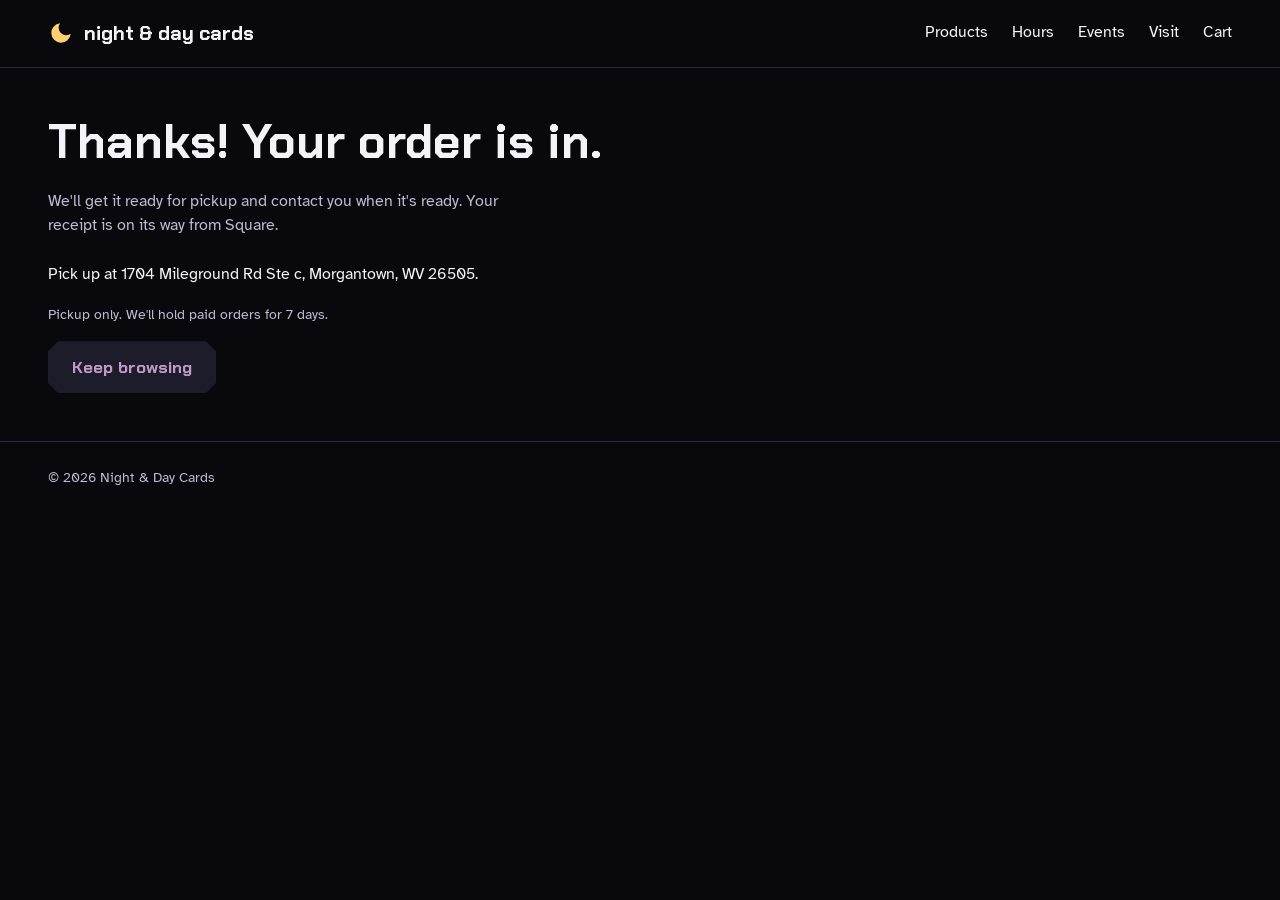
<file: order-complete.html>
<!doctype html>
<html lang="en">
<head>
  <meta charset="utf-8">
  <meta name="viewport" content="width=device-width, initial-scale=1">
  <meta name="color-scheme" content="dark">
  <meta name="theme-color" content="#08080d">
  <meta name="robots" content="noindex">
  <title>Order Received | Night &amp; Day Cards</title>
  <link rel="icon" href="favicon.svg" type="image/svg+xml">
  <link rel="preconnect" href="https://fonts.googleapis.com">
  <link rel="preconnect" href="https://fonts.gstatic.com" crossorigin>
  <link href="https://fonts.googleapis.com/css2?family=Atkinson+Hyperlegible:wght@400;700&family=Chakra+Petch:wght@600;700&display=swap" rel="stylesheet">
  <link rel="stylesheet" href="css/style.css">
  <script>
    // Show clean addresses (/products instead of /products.html, / instead of /index.html)
    if (/\.html$/.test(location.pathname) && history.replaceState) {
      history.replaceState(null, "", location.pathname.replace(/(index)?\.html$/, "") + location.search + location.hash);
    }
  </script>
</head>
<body>
  <a class="skip" href="#main">Skip to content</a>

  <header class="site-header">
    <a class="brand" href="/">
      <svg viewBox="0 0 24 24" width="26" height="26" aria-hidden="true"><path d="M21 12.79A9 9 0 1 1 11.21 3 7 7 0 0 0 21 12.79z" fill="currentColor"/></svg>
      <span>night &amp; day cards</span>
    </a>
    <nav aria-label="Main">
      <a href="/products">Products</a>
      <a href="/#hours">Hours</a>
      <a href="/#events">Events</a>
      <a href="/#visit">Visit</a>
      <a href="/cart" id="cart-link" class="cart-link" hidden>Cart <span id="cart-count" class="cart-count" hidden>0</span></a>
    </nav>
  </header>

  <main id="main" class="cart-page order-complete">
    <h1>Thanks! Your order is in.</h1>
    <p class="lede">We'll get it ready for pickup and contact you when it's ready. Your receipt is on its way from Square.</p>
    <p id="order-ref" class="order-ref" hidden></p>
    <p id="pickup-where"></p>
    <p id="pickup-note" class="pickup-note"></p>
    <p><a class="btn btn-dark" href="/products">Keep browsing</a></p>
  </main>

  <footer class="site-footer">
    <p>&copy; <span id="year"></span> Night &amp; Day Cards</p>
  </footer>

  <script src="js/shop.js"></script>
  <script src="js/cart.js"></script>
  <script>
    (function () {
      var s = window.SHOP || {};
      document.getElementById("year").textContent = new Date().getFullYear();
      document.getElementById("pickup-where").textContent = "Pick up at " + (s.address || []).join(", ") + ".";
      document.getElementById("pickup-note").textContent = s.pickupNote || "";
      // Square adds the order/transaction IDs when it sends the customer back here.
      // Only clear the cart when one is present, i.e. after a real checkout.
      var q = new URLSearchParams(location.search);
      var id = q.get("orderId") || q.get("transactionId") || q.get("checkoutId");
      if (id && /^[A-Za-z0-9_-]+$/.test(id)) {
        if (q.get("orderId")) {
          var ref = document.getElementById("order-ref");
          ref.textContent = "Order reference: " + q.get("orderId").slice(-8).toUpperCase();
          ref.hidden = false;
        }
        if (window.Cart) Cart.clear();
      }
    })();
  </script>
</body>
</html>
</file>
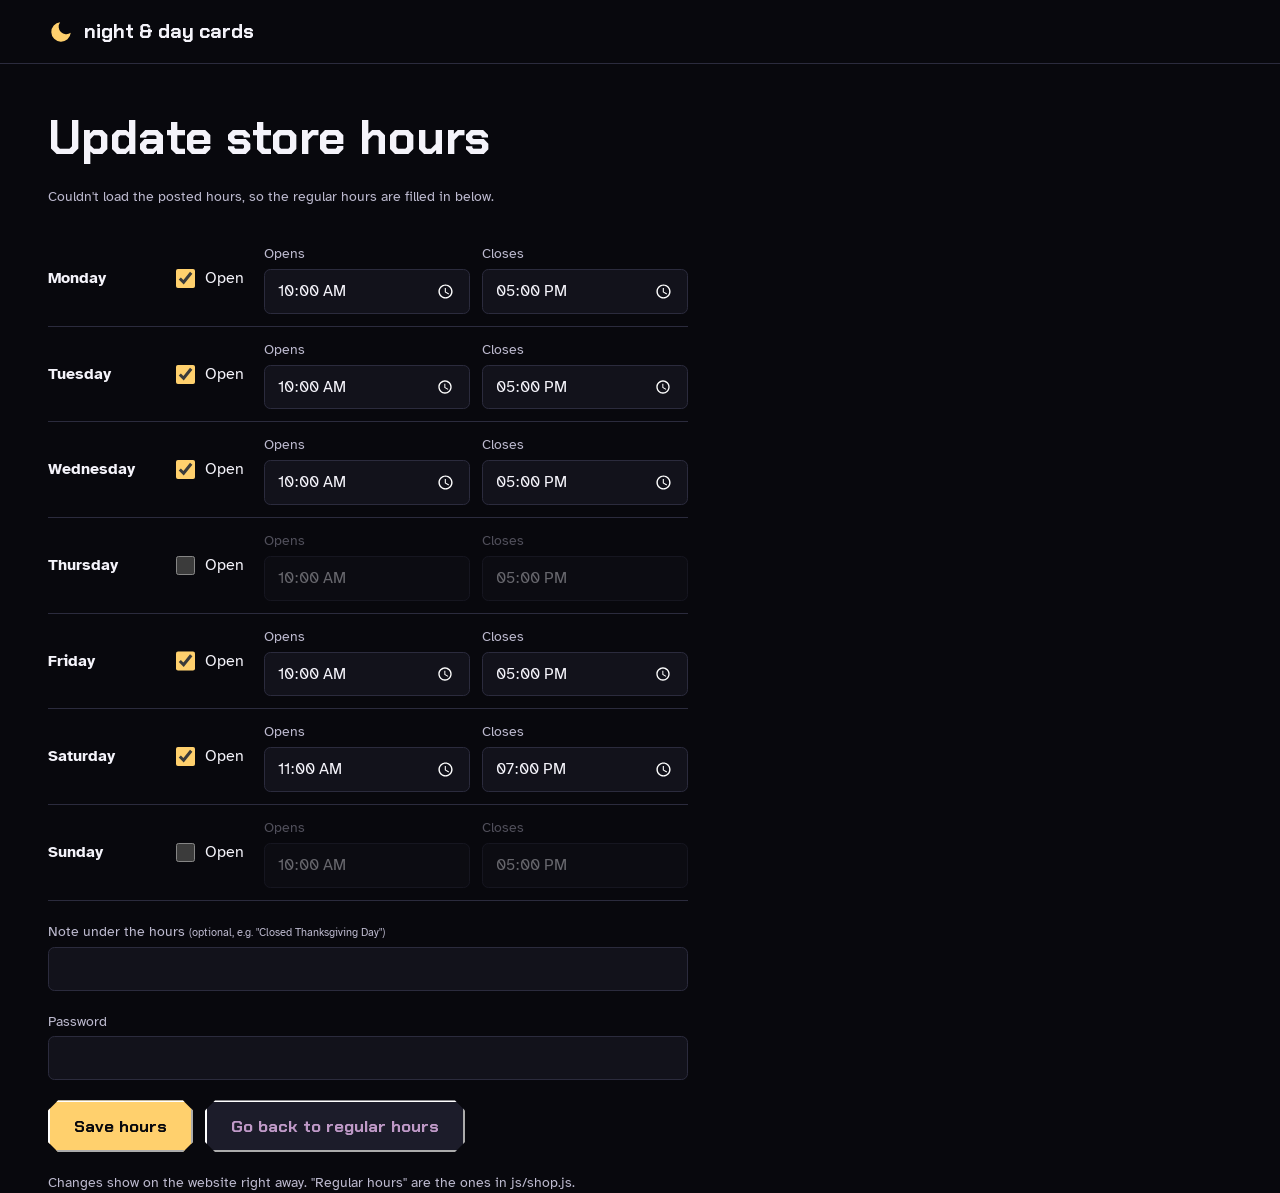
<file: update-hours.html>
<!doctype html>
<html lang="en">
<head>
  <meta charset="utf-8">
  <meta name="viewport" content="width=device-width, initial-scale=1">
  <meta name="color-scheme" content="dark">
  <meta name="theme-color" content="#08080d">
  <meta name="robots" content="noindex, nofollow">
  <title>Update Hours | Night &amp; Day Cards</title>
  <link rel="icon" href="favicon.svg" type="image/svg+xml">
  <link rel="preconnect" href="https://fonts.googleapis.com">
  <link rel="preconnect" href="https://fonts.gstatic.com" crossorigin>
  <link href="https://fonts.googleapis.com/css2?family=Atkinson+Hyperlegible:wght@400;700&family=Chakra+Petch:wght@600;700&display=swap" rel="stylesheet">
  <link rel="stylesheet" href="css/style.css">
  <script>
    // Show clean addresses (/update-hours instead of /update-hours.html)
    if (/\.html$/.test(location.pathname) && history.replaceState) {
      history.replaceState(null, "", location.pathname.replace(/(index)?\.html$/, "") + location.search + location.hash);
    }
  </script>
</head>
<body>
  <header class="site-header">
    <a class="brand" href="/">
      <svg viewBox="0 0 24 24" width="26" height="26" aria-hidden="true"><path d="M21 12.79A9 9 0 1 1 11.21 3 7 7 0 0 0 21 12.79z" fill="currentColor"/></svg>
      <span>night &amp; day cards</span>
    </a>
  </header>

  <main id="main" class="cart-page admin-hours">
    <h1>Update store hours</h1>
    <p id="hours-status" class="updated">Loading the current hours…</p>

    <form id="hours-form" novalidate>
      <fieldset class="hours-edit">
        <legend class="visually-hidden">Hours for each day</legend>
        <div id="day-rows"></div>
      </fieldset>

      <label class="field">
        <span>Note under the hours <small>(optional, e.g. "Closed Thanksgiving Day")</small></span>
        <input id="hours-note-input" maxlength="200">
      </label>

      <label class="field">
        <span>Password</span>
        <input id="admin-password" type="password" autocomplete="current-password" required>
      </label>

      <p id="hours-msg" class="form-error" role="alert" hidden></p>

      <div class="admin-actions">
        <button id="save-btn" class="btn btn-gold" type="submit">Save hours</button>
        <button id="reset-btn" class="btn btn-dark" type="button">Go back to regular hours</button>
      </div>
      <p class="secure-note">Changes show on the website right away. "Regular hours" are the ones in js/shop.js.</p>
    </form>
  </main>

  <script src="js/shop.js"></script>
  <script src="js/update-hours.js"></script>
</body>
</html>
</file>
<file: css/style.css>
/* Palette sampled from the logo */
:root {
  --void: #08080d;
  --panel: #12121b;
  --panel-hi: #1c1c2a;
  --line: #2b2b3d;
  --text: #f4f3fa;
  --muted: #bdbacf;
  --gold: #ffd06d;   /* moon and "cards" */
  --lav: #bf99c7;    /* sun */

  --font-display: "Chakra Petch", "Trebuchet MS", system-ui, sans-serif;
  --font-body: "Atkinson Hyperlegible", system-ui, -apple-system, "Segoe UI", sans-serif;
  --pad: clamp(1rem, 4vw, 3rem);

  /* Chamfered corners, like the cut corners in the logo lettering */
  --cut: 18px;
  --cut-in: 16.8px;
  --chamfer-out: polygon(var(--cut) 0, calc(100% - var(--cut)) 0, 100% var(--cut), 100% calc(100% - var(--cut)), calc(100% - var(--cut)) 100%, var(--cut) 100%, 0 calc(100% - var(--cut)), 0 var(--cut));
  --chamfer-in: polygon(var(--cut-in) 0, calc(100% - var(--cut-in)) 0, 100% var(--cut-in), 100% calc(100% - var(--cut-in)), calc(100% - var(--cut-in)) 100%, var(--cut-in) 100%, 0 calc(100% - var(--cut-in)), 0 var(--cut-in));
  --chamfer-btn: polygon(10px 0, calc(100% - 10px) 0, 100% 10px, 100% calc(100% - 10px), calc(100% - 10px) 100%, 10px 100%, 0 calc(100% - 10px), 0 10px);
}

*, *::before, *::after { box-sizing: border-box; }
[hidden] { display: none !important; }
::selection { background: var(--gold); color: var(--void); }

body {
  margin: 0;
  font-family: var(--font-body);
  line-height: 1.55;
  color: var(--text);
  background: var(--void);
  color-scheme: dark;
}
a { color: var(--gold); text-underline-offset: .2em; }
a:hover { color: var(--text); }
:focus-visible { outline: 3px solid var(--gold); outline-offset: 3px; }

.skip { position: absolute; left: -999px; }
.skip:focus { left: 8px; top: 8px; z-index: 10; padding: .5rem .75rem; background: var(--gold); color: var(--void); }

.site-header {
  display: flex; flex-wrap: wrap; align-items: center; justify-content: space-between;
  gap: .75rem 2rem; padding: 1rem var(--pad); border-bottom: 1px solid var(--line);
}
.brand {
  display: inline-flex; align-items: center; gap: .6rem; color: var(--gold); text-decoration: none;
  font-family: var(--font-display); font-weight: 700; font-size: 1.25rem;
}
.brand span { color: var(--text); }
.site-header nav { display: flex; gap: 1.5rem; }
.site-header nav a { color: var(--text); text-decoration: none; padding: .25rem 0; border-bottom: 2px solid transparent; }
.site-header nav a:hover { border-color: var(--lav); color: var(--lav); }

.hero {
  display: grid; grid-template-columns: minmax(0, 20rem) minmax(0, 1fr); align-items: center; gap: clamp(1.5rem, 5vw, 4rem);
  padding: clamp(1.5rem, 4vw, 3rem) var(--pad);
  background:
    radial-gradient(36rem 22rem at 18% 30%, rgba(255, 208, 109, .10), transparent 70%),
    radial-gradient(34rem 22rem at 88% 20%, rgba(191, 153, 199, .13), transparent 70%);
}
.hero-logo { margin: 0; }
.hero-logo img { display: block; width: 100%; max-width: 20rem; height: auto; margin-inline: auto; }
.tagline { margin: 0 0 1.5rem; max-width: 20ch; font-family: var(--font-display); font-weight: 700; font-size: clamp(1.75rem, 4vw, 2.75rem); line-height: 1.1; }
.actions { display: flex; flex-wrap: wrap; gap: .75rem; }

.btn {
  display: inline-block; padding: .8rem 1.5rem; clip-path: var(--chamfer-btn);
  font-family: var(--font-display); font-weight: 700; font-size: 1.05rem; text-decoration: none;
}
.btn-gold { background: var(--gold); color: var(--void); }
.btn-gold:hover { background: #ffe19b; color: var(--void); }
.btn-dark { background: var(--panel-hi); color: var(--lav); }
.btn-dark:hover { background: #2a2a3d; color: var(--text); }
@media (prefers-reduced-motion: no-preference) {
  .btn { transition: background-color .15s; }
}

.games { padding: 0 var(--pad) 2.5rem; }
.games h2 { margin: 0 0 .75rem; font-family: var(--font-display); font-size: 1.25rem; color: var(--muted); }
#games-list { display: flex; flex-wrap: wrap; gap: .6rem; margin: 0; padding: 0; list-style: none; }
#games-list a {
  display: block; padding: .35rem .9rem; border: 1px solid var(--line); border-radius: .4rem; background: var(--panel);
  color: var(--text); font-family: var(--font-display); font-weight: 600; text-decoration: none;
}
#games-list a:hover { border-color: var(--gold); color: var(--gold); }

.card { --c: var(--lav); display: flex; padding: 2px; background: var(--c); clip-path: var(--chamfer-out); }
.card-in { flex: 1; padding: clamp(1.5rem, 3vw, 2.25rem); background: var(--panel); clip-path: var(--chamfer-in); }
.card-day { --c: var(--lav); }
.card-night { --c: var(--gold); }
.card-visit { --c: #3a3a52; margin: 1.5rem var(--pad) 0; }

.cards {
  display: grid; grid-template-columns: repeat(auto-fit, minmax(min(100%, 22rem), 1fr));
  gap: 1.5rem; padding: 0 var(--pad);
}
.card-head { display: flex; align-items: center; gap: .75rem; margin-bottom: .5rem; }
.card-day .card-head { color: var(--lav); }
.card-night .card-head { color: var(--gold); }
.card h2 { margin: 0; font-family: var(--font-display); font-size: clamp(1.6rem, 3.5vw, 2.25rem); line-height: 1.1; color: var(--text); }
.lede { max-width: 34ch; margin: 0 0 1.5rem; color: var(--muted); }

.hours { display: grid; grid-template-columns: max-content 1fr; gap: .5rem 1.5rem; margin: 0; }
.hours .row { display: contents; }
.hours dt { font-weight: 700; }
.hours dd { margin: 0; }
.hours .today dt, .hours .today dd { color: var(--lav); }
.badge {
  margin-left: .5rem; padding: .05rem .45rem; border-radius: .25rem;
  background: var(--lav); color: var(--void); font-size: .75rem; font-weight: 700;
}

.events { display: grid; gap: 1.1rem; margin: 0; padding: 0; list-style: none; }
.events li { padding-left: 1rem; border-left: 3px solid var(--gold); }
.events strong { display: block; font-family: var(--font-display); font-size: 1.1rem; }
.events .when, .events .note { display: block; }
.events .note { color: var(--muted); }
.events + .fb-events { margin-top: 1.5rem; }
.fb-events { max-width: 500px; overflow: hidden; border-radius: .4rem; }
.fb-events iframe { display: block; max-width: 100%; border: 0; }

.social-link { display: inline-flex; align-items: center; gap: .5rem; }
.social-link svg { flex: none; }
.contact .social-link { display: flex; }
.card-night .social-link { margin-top: 1rem; }

.card-insta { --c: #3a3a52; margin: 1.5rem var(--pad) 0; }
.insta-head { display: flex; flex-wrap: wrap; align-items: baseline; justify-content: space-between; gap: .5rem 1.5rem; margin-bottom: 1.25rem; }
.insta-head h2 { font-size: 1.6rem; }
.insta-grid { display: grid; grid-template-columns: repeat(3, 1fr); gap: .5rem; margin: 0; padding: 0; list-style: none; }
@media (min-width: 900px) { .insta-grid { grid-template-columns: repeat(6, 1fr); } }
.insta-grid li { position: relative; }
.insta-grid a { display: block; overflow: hidden; border-radius: .4rem; background: var(--panel-hi); }
.insta-grid img { display: block; width: 100%; height: auto; aspect-ratio: 1; object-fit: cover; }
.insta-grid a:hover img { opacity: .85; }
.insta-grid .is-video a::after {
  content: ""; position: absolute; top: .5rem; right: .5rem;
  border-style: solid; border-width: .45rem 0 .45rem .75rem; border-color: transparent transparent transparent #fff;
  filter: drop-shadow(0 0 2px rgba(0, 0, 0, .6));
}

.visit { display: grid; grid-template-columns: repeat(auto-fit, minmax(14rem, 1fr)); gap: 2rem; }
.visit h2 { margin-bottom: .75rem; font-size: 1.6rem; }
.visit address { margin-bottom: .5rem; font-style: normal; }
.visit a, .contact a { display: block; width: fit-content; margin-bottom: .4rem; }
.contact { margin: 0; }

.site-footer { margin-top: 3rem; padding: 1.5rem var(--pad); border-top: 1px solid var(--line); color: var(--muted); font-size: .9rem; }
.site-footer p { margin: 0; }

@media (max-width: 760px) {
  .hero { grid-template-columns: 1fr; text-align: center; }
  .hero-logo img { max-width: 13rem; }
  .tagline { margin-inline: auto; }
  .actions { justify-content: center; }
}

/* Products page */
.site-header nav a[aria-current="page"] { border-color: var(--gold); color: var(--gold); }
.products-page { padding: clamp(1.5rem, 4vw, 3rem) var(--pad) 0; }
.products-intro h1 { margin: 0 0 .5rem; font-family: var(--font-display); font-size: clamp(2rem, 5vw, 3rem); line-height: 1.1; }
.products-intro .lede { max-width: 60ch; margin-bottom: .5rem; }
.updated { margin: 0 0 1.5rem; color: var(--muted); font-size: .9rem; }

.filters { display: flex; flex-wrap: wrap; gap: .75rem 1rem; margin-bottom: 1rem; }
.field { display: grid; gap: .3rem; font-size: .85rem; color: var(--muted); }
.field-search { flex: 1 1 16rem; }
.field input, .field select {
  min-height: 2.75rem; padding: .5rem .75rem; border: 1px solid var(--line); border-radius: .4rem;
  background: var(--panel); color: var(--text); font: inherit; font-size: 1rem;
}
.field input:focus, .field select:focus { border-color: var(--gold); outline: none; }
.result-count { margin: 0 0 1rem; color: var(--muted); }

.product-grid {
  display: grid; grid-template-columns: repeat(auto-fill, minmax(min(100%, 14rem), 1fr));
  gap: 1rem; margin: 0; padding: 0; list-style: none;
}
.product { display: flex; flex-direction: column; overflow: hidden; border: 1px solid var(--line); border-radius: .5rem; background: var(--panel); }
.product-media { display: grid; place-items: center; aspect-ratio: 1; background: #fff; }
.product-media img { width: 100%; height: 100%; object-fit: contain; }
.product-placeholder { display: grid; place-items: center; width: 100%; height: 100%; background: var(--panel-hi); color: var(--line); font-family: var(--font-display); font-size: 4rem; }
.product-body { display: flex; flex: 1; flex-direction: column; gap: .35rem; padding: .9rem 1rem 1rem; }
.product-cat { color: var(--lav); font-size: .8rem; font-weight: 700; text-transform: uppercase; letter-spacing: .04em; }
.product-name { margin: 0; font-family: var(--font-display); font-size: 1.05rem; line-height: 1.25; }
.product-desc { margin: 0; color: var(--muted); font-size: .9rem; display: -webkit-box; -webkit-line-clamp: 3; -webkit-box-orient: vertical; overflow: hidden; }
.product-options { display: grid; gap: .15rem; margin: .25rem 0 0; padding: 0; list-style: none; font-size: .85rem; }
.product-options li { display: flex; justify-content: space-between; gap: .75rem; color: var(--muted); }
.product-foot { display: flex; flex-wrap: wrap; align-items: center; justify-content: space-between; gap: .5rem; margin-top: auto; padding-top: .5rem; }
.product-price { font-weight: 700; font-size: 1.1rem; color: var(--gold); }
.stock { padding: .1rem .5rem; border-radius: .25rem; font-size: .8rem; font-weight: 700; }
.stock-in { background: #1f3b2c; color: #8fe0b0; }
.stock-low { background: #43331a; color: var(--gold); }
/* Home page Featured section (reuses the product card styles) */
.featured { padding: 0 var(--pad) 2.5rem; }
.featured-head { display: flex; flex-wrap: wrap; align-items: baseline; justify-content: space-between; gap: .5rem 1.5rem; margin-bottom: 1rem; }
.featured-head h2 { margin: 0; font-family: var(--font-display); font-size: clamp(1.6rem, 3.5vw, 2.25rem); line-height: 1.1; }
/* Smaller cards than the Products page: more per row (two on phones) and shorter images */
.featured-grid { grid-template-columns: repeat(auto-fill, minmax(min(100%, 9.5rem), 1fr)); gap: .75rem; }
.featured-grid .product-media { aspect-ratio: 4 / 3; padding: .5rem; }
.featured-grid .product-body { padding: .6rem .75rem .75rem; }
.featured-grid .product-name { font-size: .95rem; }
.featured-grid .product-price { font-size: 1rem; }

.more-wrap { display: flex; justify-content: center; margin-top: 1.5rem; }
.more-wrap .btn { border: 0; cursor: pointer; }

/* Cart */
.visually-hidden { position: absolute; width: 1px; height: 1px; overflow: hidden; clip: rect(0 0 0 0); white-space: nowrap; }
.cart-link { display: inline-flex; align-items: center; gap: .4rem; }
.cart-count { min-width: 1.4rem; padding: 0 .4rem; border-radius: 1rem; background: var(--gold); color: var(--void); font-size: .8rem; font-weight: 700; text-align: center; line-height: 1.4rem; }

.buy { display: flex; flex-wrap: wrap; gap: .5rem; margin-top: .6rem; }
.buy-option { flex: 1 1 100%; min-height: 2.5rem; padding: .4rem .6rem; border: 1px solid var(--line); border-radius: .4rem; background: var(--panel-hi); color: var(--text); font: inherit; font-size: .9rem; }
.buy-btn { flex: 1; padding: .6rem 1rem; border: 0; font-size: .95rem; cursor: pointer; }
.buy-btn:disabled { opacity: .8; cursor: default; }
.buy-note { margin: .6rem 0 0; color: var(--muted); font-size: .85rem; }

.cart-page { padding: clamp(1.5rem, 4vw, 3rem) var(--pad) 0; }
.cart-page h1 { margin: 0 0 1.25rem; font-family: var(--font-display); font-size: clamp(2rem, 5vw, 3rem); line-height: 1.1; }
.cart-message { font-size: 1.1rem; }
.cart-layout { display: grid; grid-template-columns: minmax(0, 1fr) minmax(16rem, 22rem); gap: 2rem; align-items: start; }
@media (max-width: 820px) { .cart-layout { grid-template-columns: 1fr; } }

.cart-alert { margin-bottom: 1rem; padding: .75rem 1rem; border: 1px solid var(--gold); border-radius: .4rem; background: #2a2414; }
.cart-lines { display: grid; gap: .75rem; margin: 0; padding: 0; list-style: none; }
.cart-line { display: grid; grid-template-columns: 80px minmax(0, 1fr) auto; gap: 1rem; align-items: center; padding: .75rem; border: 1px solid var(--line); border-radius: .5rem; background: var(--panel); }
.cart-media { width: 80px; height: 80px; border-radius: .3rem; background: #fff; overflow: hidden; }
.cart-media img { width: 100%; height: 100%; object-fit: contain; }
.cart-info { display: grid; gap: .15rem; }
.cart-name { font-family: var(--font-display); line-height: 1.25; }
.cart-option { color: var(--muted); font-size: .9rem; }
.cart-warn { color: var(--gold); font-size: .85rem; }
.cart-controls { display: grid; justify-items: end; gap: .3rem; }
.cart-controls select { min-height: 2.25rem; padding: .25rem .5rem; border: 1px solid var(--line); border-radius: .4rem; background: var(--panel-hi); color: var(--text); font: inherit; }
.cart-price { font-weight: 700; color: var(--gold); }
.link-btn { padding: 0; border: 0; background: none; color: var(--muted); font: inherit; font-size: .85rem; text-decoration: underline; cursor: pointer; }
.link-btn:hover { color: var(--text); }
@media (max-width: 520px) {
  .cart-line { grid-template-columns: 64px minmax(0, 1fr); }
  .cart-media { width: 64px; height: 64px; }
  .cart-controls { grid-column: 1 / -1; display: flex; justify-content: space-between; align-items: center; }
}

.cart-summary { padding: 1.25rem; border: 1px solid var(--line); border-radius: .5rem; background: var(--panel); }
.cart-summary h2 { margin: 0 0 .5rem; font-family: var(--font-display); font-size: 1.4rem; }
.pickup-where { margin: 0 0 .25rem; }
.pickup-note { margin: 0 0 1rem; color: var(--muted); font-size: .9rem; }
.totals { display: grid; gap: .3rem; margin: 0 0 1.25rem; padding: .75rem 0; border-block: 1px solid var(--line); }
.totals div { display: flex; justify-content: space-between; }
.totals dd { margin: 0; }
.totals div:first-child dd { font-weight: 700; color: var(--gold); }
.checkout-form { display: grid; gap: .75rem; }
.checkout-form .field small { font-size: .8rem; }
.form-error { margin: 0; color: #ff9b9b; }
.checkout-btn { border: 0; font-size: 1.1rem; cursor: pointer; }
.checkout-btn:disabled { opacity: .7; cursor: wait; }
.secure-note { margin: 0; color: var(--muted); font-size: .85rem; text-align: center; }
.order-complete .lede { max-width: 50ch; }
.order-ref { font-weight: 700; }

/* Note under the hours (posted from /update-hours) */
.hours-note { margin: 1rem 0 0; padding-left: .75rem; border-left: 3px solid var(--lav); color: var(--muted); }

/* Hidden hours page (/update-hours) */
.admin-hours form { display: grid; gap: 1.25rem; max-width: 40rem; }
.hours-edit { margin: 0; padding: 0; border: 0; }
.day-row {
  display: grid; grid-template-columns: 7rem 5rem 1fr 1fr; align-items: end; gap: .75rem;
  padding: .75rem 0; border-bottom: 1px solid var(--line);
}
.day-name { align-self: center; font-weight: 700; }
.day-open { display: inline-flex; align-items: center; gap: .4rem; align-self: center; min-height: 2.75rem; }
.day-open input { width: 1.2rem; height: 1.2rem; accent-color: var(--gold); }
.day-row.is-closed .field { opacity: .4; }
.admin-actions { display: flex; flex-wrap: wrap; gap: .75rem; }
.form-ok { margin: 0; color: var(--gold); }
@media (max-width: 34rem) {
  .day-row { grid-template-columns: 1fr 1fr; }
}
.admin-hours .secure-note { text-align: left; }
</file>
